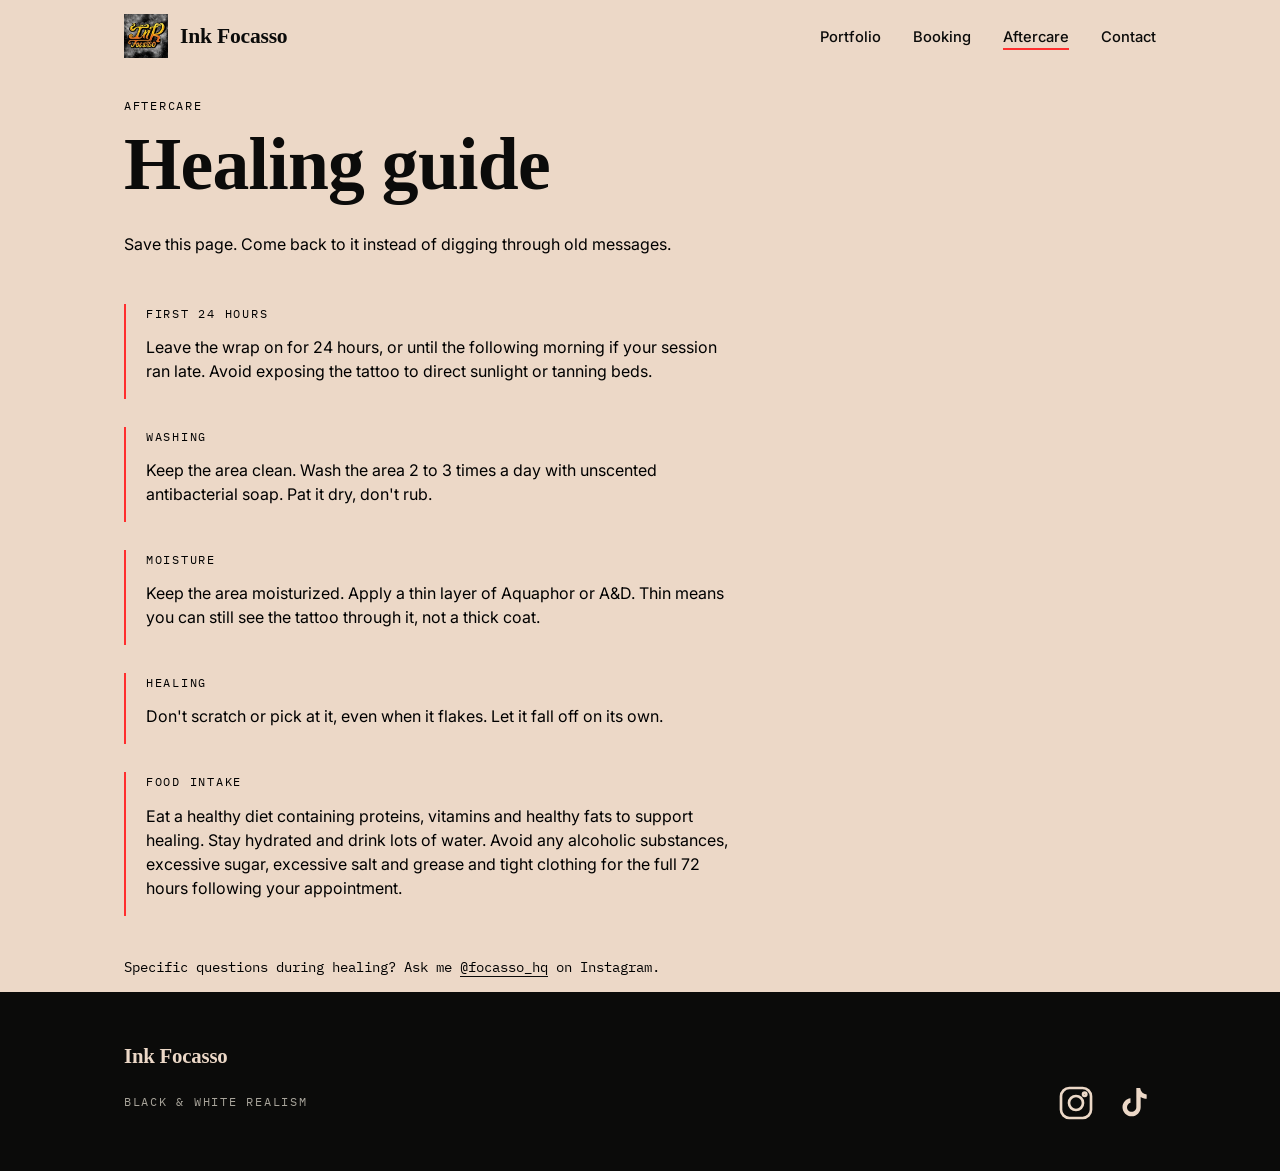
<file: ink-focasso/aftercare.html>
<!doctype html>
<html lang="en">
<head>
<meta charset="UTF-8">
<meta name="viewport" content="width=device-width, initial-scale=1.0">
<title>Aftercare — Ink_focasso</title>
<meta name="description" content="Tattoo aftercare guide from Ink_focasso.">
<link rel="preconnect" href="https://fonts.googleapis.com">
<link rel="preconnect" href="https://fonts.gstatic.com" crossorigin>
<link href="https://fonts.googleapis.com/css2?family=Bodoni+Moda:ital,wght@0,500;0,700;1,500&family=Inter:wght@400;500;600&family=IBM+Plex+Mono:wght@400;500&display=swap" rel="stylesheet">
<link rel="stylesheet" href="css/style.css">
</head>
<body>

<header class="site-header">
  <div class="wrap header-inner">
    <a class="logotype" href="index.html" id="logo-link">
      <img src="media/focasso website logo.jpg" alt="Ink Focasso Logo" class="navbar-logo">
      <span class="logo-text">Ink Focasso</span>
    </a>
    <button class="nav-toggle" id="nav-toggle" aria-expanded="false" aria-controls="nav-menu">
      <span>Menu</span>
    </button>
    <nav>
      <ul id="nav-menu" class="nav-menu">
        <li><a href="index.html#portfolio">Portfolio</a></li>
        <li><a href="booking.html">Booking</a></li>
        <li><a href="aftercare.html" aria-current="page">Aftercare</a></li>
        <li><a href="index.html#contact">Contact</a></li>
      </ul>
    </nav>
  </div>
</header>

<main class="page-header wrap">
  <p class="label-mono">Aftercare</p>
  <h1>Healing guide</h1>
  <p>Save this page. Come back to it instead of digging through old messages.</p>
</main>

<section class="aftercare wrap">
  <ol class="aftercare-steps">
    <li>
      <p class="label-mono">First 24 hours</p>
      <p>Leave the wrap on for 24 hours, or until the following morning if your session ran late. Avoid exposing the tattoo to direct sunlight or tanning beds.</p>
    </li>
    <li>
      <p class="label-mono">Washing</p>
      <p>Keep the area clean. Wash the area 2 to 3 times a day with unscented antibacterial soap. Pat it dry, don't rub.</p>
    </li>
    <li>
      <p class="label-mono">Moisture</p>
      <p>Keep the area moisturized. Apply a thin layer of Aquaphor or A&amp;D. Thin means you can still see the tattoo through it, not a thick coat.</p>
    </li>
    <li>
      <p class="label-mono">Healing</p>
      <p>Don't scratch or pick at it, even when it flakes. Let it fall off on its own.</p>
    </li>
    <li>
      <p class="label-mono">Food Intake</p>
      <p>Eat a healthy diet containing proteins, vitamins and healthy fats to support healing. Stay hydrated and drink lots of water.  
        Avoid any alcoholic substances, excessive sugar, excessive salt and grease and tight clothing for the full 72 hours following your appointment.</p>
    </li>
  </ol>
  <p class="aftercare-note">Specific questions during healing? Ask me <a href="https://instagram.com/focasso_hq" target="_blank" rel="noopener">@focasso_hq</a> on Instagram.</p>
</section>

<footer id="contact" class="site-footer">
  <div class="wrap footer-grid">
    <div>
      <p class="logotype">Ink Focasso</p>
      <p class="label-mono">Black &amp; white realism</p>
    </div>
    <div class="footer-links">
  <a href="https://instagram.com/focasso_hq" target="_blank" rel="noopener" aria-label="Instagram">
    <svg viewBox="0 0 24 24" width="40" height="40" fill="none" stroke="currentColor" stroke-width="1.6">
      <rect x="3" y="3" width="18" height="18" rx="5"/>
      <circle cx="12" cy="12" r="4.2"/>
      <circle cx="17.2" cy="6.8" r="1"/>
    </svg>
  </a>
  <a href="https://tiktok.com/@fobandzz" target="_blank" rel="noopener" aria-label="TikTok">
    <svg viewBox="0 0 24 24" width="40" height="40" fill="currentColor">
      <path d="M14.5 3c.3 2.1 1.7 3.6 3.9 3.9v2.6c-1.3 0-2.6-.4-3.6-1.1v6.1c0 3-2.4 5.5-5.4 5.5S3.9 17.5 3.9 14.5c0-2.8 2.1-5.1 4.8-5.4v2.7c-1.2.3-2.1 1.4-2.1 2.7 0 1.6 1.3 2.8 2.8 2.8s2.8-1.3 2.8-2.8V3h2.3z"/>
    </svg>
  </a>
</div>
  </div>
</footer>

<script src="js/main.js"></script>
</body>
</html>
</file>
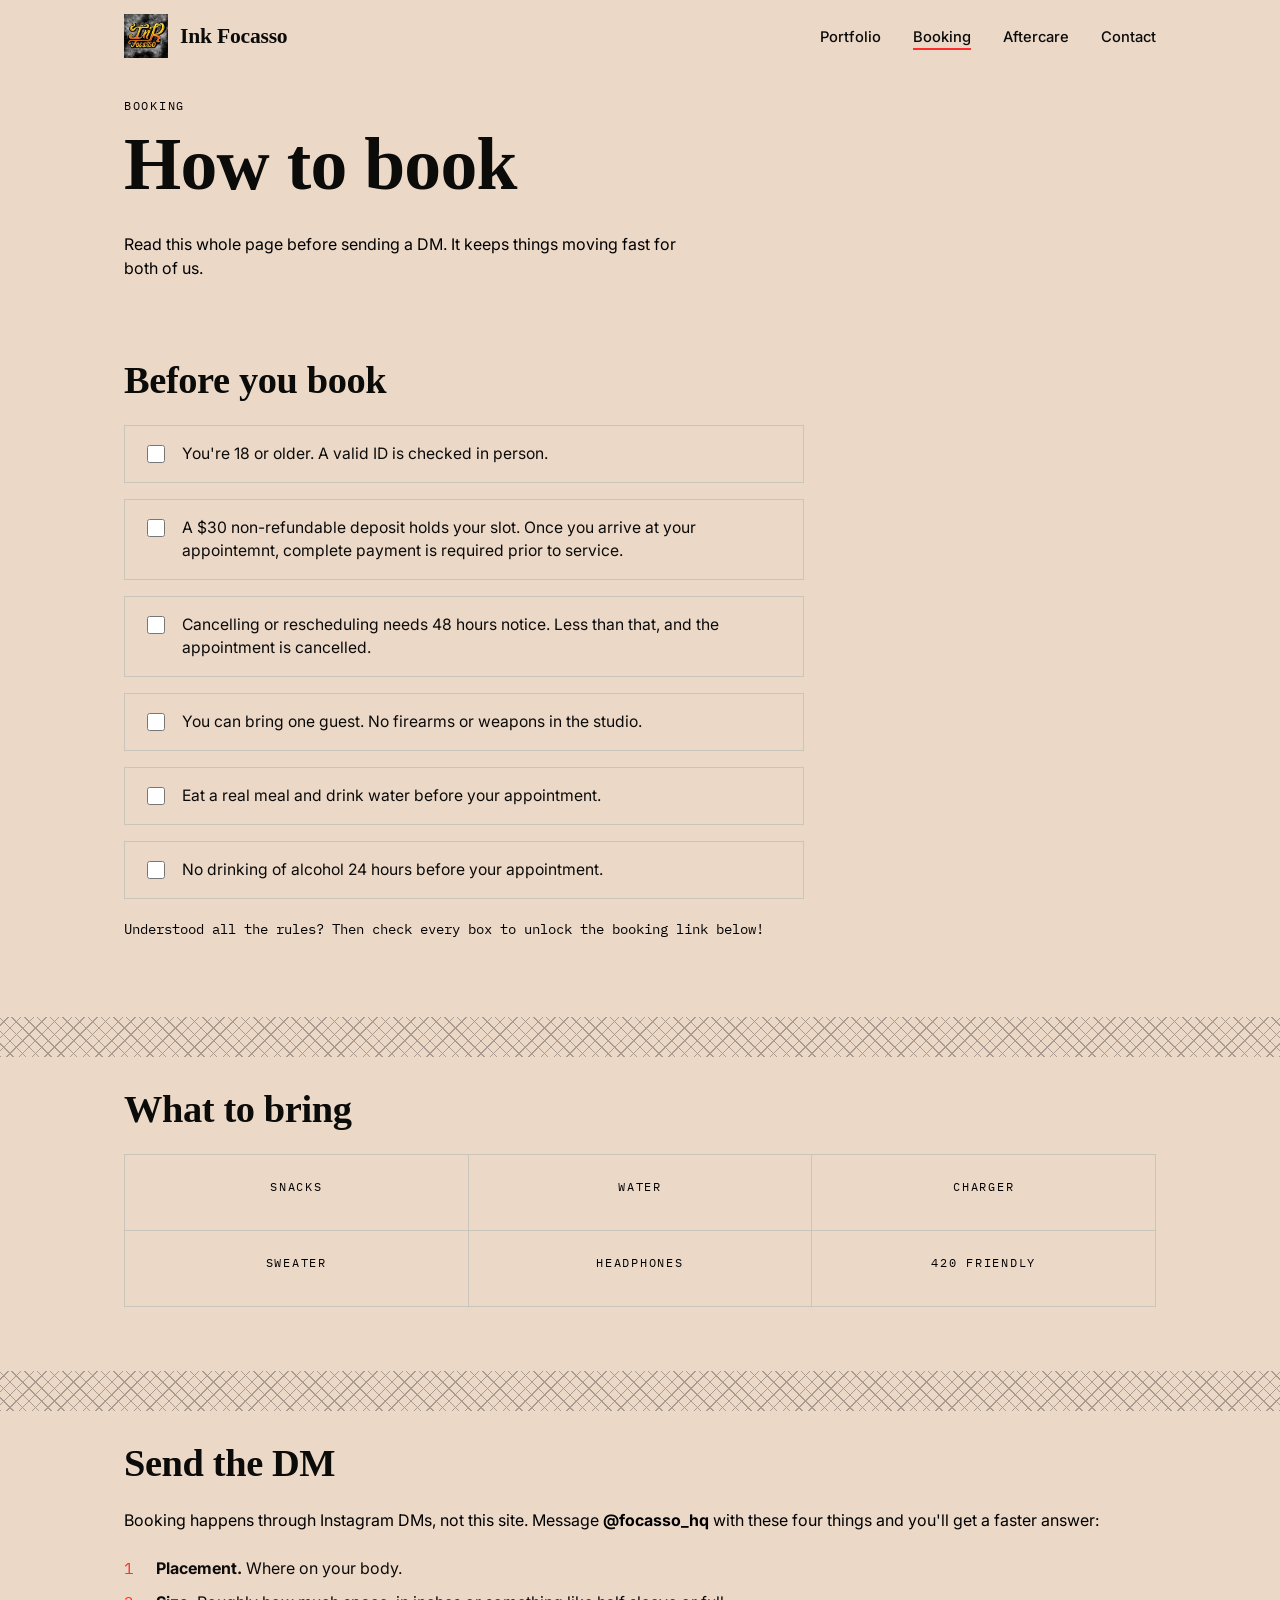
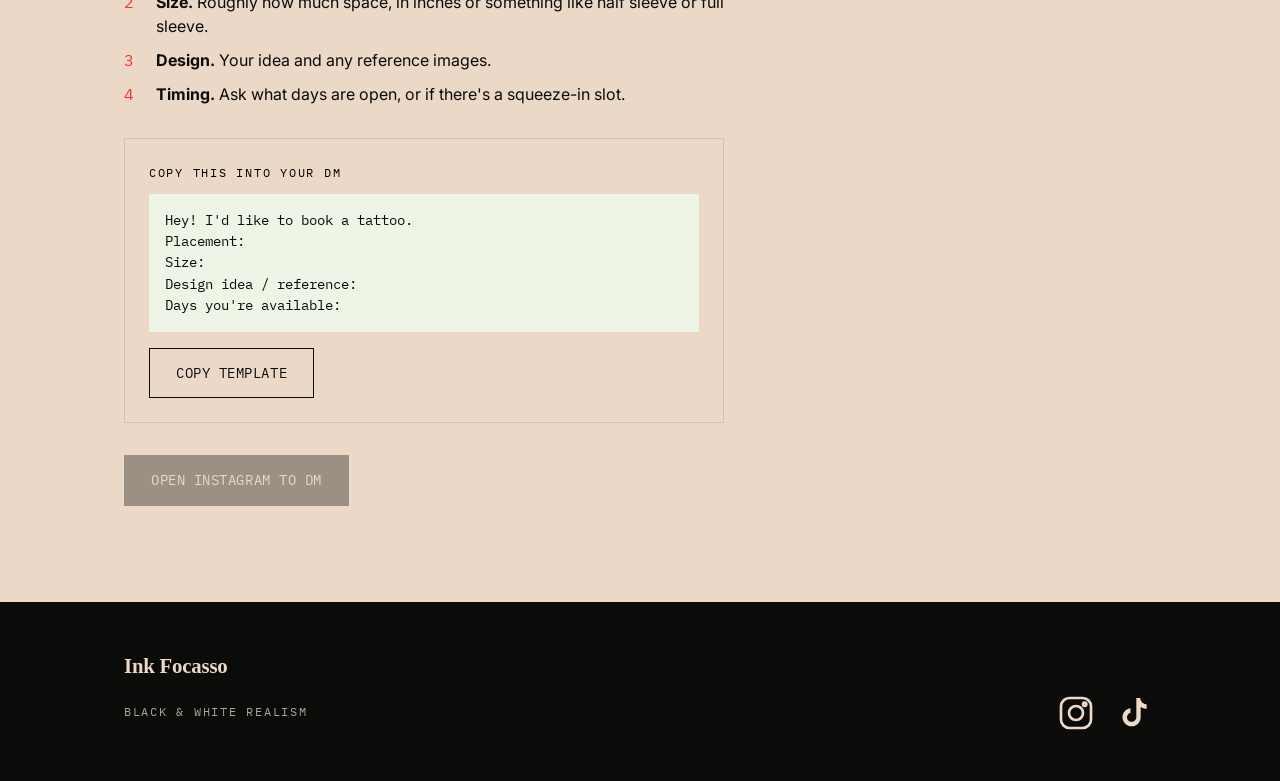
<file: ink-focasso/booking.html>
<!doctype html>
<html lang="en">
<head>
<meta charset="UTF-8">
<meta name="viewport" content="width=device-width, initial-scale=1.0">
<title>Booking — Ink Focasso</title>
<meta name="description" content="How to book a tattoo with Ink Focasso. Rules, prep, and the DM template.">
<link rel="preconnect" href="https://fonts.googleapis.com">
<link rel="preconnect" href="https://fonts.gstatic.com" crossorigin>
<link href="https://fonts.googleapis.com/css2?family=Bodoni+Moda:ital,wght@0,500;0,700;1,500&family=Inter:wght@400;500;600&family=IBM+Plex+Mono:wght@400;500&display=swap" rel="stylesheet">
<link rel="stylesheet" href="css/style.css">
</head>
<body>

<header class="site-header">
  <div class="wrap header-inner">
<a class="logotype" href="index.html" id="logo-link">
    <img src="media/focasso website logo.jpg" alt="Ink Focasso Logo" class="navbar-logo">
    <span class="logo-text">Ink Focasso</span>
</a>    <button class="nav-toggle" id="nav-toggle" aria-expanded="false" aria-controls="nav-menu">
      <span>Menu</span>
    </button>
    <nav>
      <ul id="nav-menu" class="nav-menu">
        <li><a href="index.html#portfolio">Portfolio</a></li>
        <li><a href="booking.html" aria-current="page">Booking</a></li>
        <li><a href="aftercare.html">Aftercare</a></li>
        <li><a href="index.html#contact">Contact</a></li>
      </ul>
    </nav> 
  </div>
</header>

<main class="page-header wrap">
  <p class="label-mono">Booking</p>
  <h1>How to book</h1>
  <p>Read this whole page before sending a DM. It keeps things moving fast for both of us.</p>
</main>

<section class="rules wrap" id="rules">
  <h2>Before you book</h2>
  <ul class="checklist" id="rules-checklist"> 
    
    <li>
      <label>
        <input type="checkbox" data-rule>
        <span>You're 18 or older. A valid ID is checked in person.</span>
      </label>
    </li>
    <li>
      <label>
        <input type="checkbox" data-rule>
        <span>A $30 non-refundable deposit holds your slot. Once you arrive at your appointemnt, complete payment is required prior to service.</span>
      </label>
    </li>
    <li>
      <label>
        <input type="checkbox" data-rule>
        <span>Cancelling or rescheduling needs 48 hours notice. Less than that, and the appointment is cancelled.</span>
      </label>
    </li>
    <li>
      <label>
        <input type="checkbox" data-rule>
        <span>You can bring one guest. No firearms or weapons in the studio.</span>
      </label>
    </li>
    <li>
      <label>
        <input type="checkbox" data-rule>
        <span>Eat a real meal and drink water before your appointment. </span>
      </label>
    </li>
    <li>
      <label>
        <input type="checkbox" data-rule>
        <span>No drinking of alcohol 24 hours before your appointment.</span>
      </label>
    </li>
  </ul>
  <p class="checklist-status" id="checklist-status"> Understood all the rules? Then check every box to unlock the booking link below!</p>
</section>

<div class="hatch-divider" aria-hidden="true"></div>

<section class="prep wrap">
  <h2>What to bring</h2>
  <div class="prep-grid">
    <div class="prep-item"><p class="label-mono">Snacks</p></div>
    <div class="prep-item"><p class="label-mono">Water</p></div>
    <div class="prep-item"><p class="label-mono">Charger</p></div>
    <div class="prep-item"><p class="label-mono">Sweater</p></div>
    <div class="prep-item"><p class="label-mono">Headphones</p></div>
    <div class="prep-item"><p class="label-mono"> 420 Friendly</p></div>
  </div>
</section>

<div class="hatch-divider" aria-hidden="true"></div>

<section class="dm-flow wrap" id="dm-flow">
  <h2>Send the DM</h2>
  <p>Booking happens through Instagram DMs, not this site. Message <strong>@focasso_hq</strong> with these four things and you'll get a faster answer:</p>
  <ol class="dm-steps">
    <li><strong>Placement.</strong> Where on your body.</li>
    <li><strong>Size.</strong> Roughly how much space, in inches or something like half sleeve or full sleeve.</li>
    <li><strong>Design.</strong> Your idea and any reference images.</li>
    <li><strong>Timing.</strong> Ask what days are open, or if there's a squeeze-in slot.</li>
  </ol>

  <div class="template-box">
    <p class="label-mono">Copy this into your DM</p>
    <pre id="dm-template">Hey! I'd like to book a tattoo.
Placement: 
Size: 
Design idea / reference: 
Days you're available: </pre>
    <div class="template-actions">
      <button class="btn btn-secondary" id="copy-template">Copy template</button>
      <span class="copy-status" id="copy-status" aria-live="polite"></span>
    </div>
  </div>

  <a class="btn btn-primary" id="dm-button" href="https://instagram.com/focasso_hq" target="_blank" rel="noopener">
    Open Instagram to DM
  </a>
</section>

<footer id="contact" class="site-footer">
  <div class="wrap footer-grid">
    <div>
      <p class="logotype">Ink Focasso</p>
      <p class="label-mono">Black &amp; white realism</p>
    </div>
    <div class="footer-links">
  <a href="https://instagram.com/focasso_hq" target="_blank" rel="noopener" aria-label="Instagram">
    <svg viewBox="0 0 24 24" width="40" height="40" fill="none" stroke="currentColor" stroke-width="1.6">
      <rect x="3" y="3" width="18" height="18" rx="5"/>
      <circle cx="12" cy="12" r="4.2"/>
      <circle cx="17.2" cy="6.8" r="1"/>
    </svg>
  </a>
  <a href="https://tiktok.com/@fobandzz" target="_blank" rel="noopener" aria-label="TikTok">
    <svg viewBox="0 0 24 24" width="40" height="40" fill="currentColor">
      <path d="M14.5 3c.3 2.1 1.7 3.6 3.9 3.9v2.6c-1.3 0-2.6-.4-3.6-1.1v6.1c0 3-2.4 5.5-5.4 5.5S3.9 17.5 3.9 14.5c0-2.8 2.1-5.1 4.8-5.4v2.7c-1.2.3-2.1 1.4-2.1 2.7 0 1.6 1.3 2.8 2.8 2.8s2.8-1.3 2.8-2.8V3h2.3z"/>
    </svg>
  </a>
</div>
  </div>
</footer>

<script src="js/main.js"></script>
</body>
</html>
</file>
<file: ink-focasso/css/style.css>
/* =========================================================
   INK_FOCASSO — Stylesheet
   Sections:
   1. Tokens
   2. Reset
   3. Typography
   4. Layout helpers
   5. Header / nav
   6. Hero
   7. Hatch divider (signature element)
   8. About
   9. Portfolio / gallery / lightbox
   10. CTA band + footer
   11. Booking page
   12. Aftercare page
   13. Buttons
   14. Responsive
   ========================================================= */

/* 1. Tokens ------------------------------------------------ */
:root {
  --ink: #0b0b0a;        /* near-black, warm */
  --ink-soft: #171614;
  --paper: #ecd8c7;      /* warm paper red */
  --paper-dim: #eef5e7;
  --graphite: #000000;   /* secondary text / lines */
  --hairline: #c9c5ba;   /* light borders on paper */
  --blood: #ff2e2e;      /* sparing accent: warnings, non-refundable, CTAs */
  --blood-soft: #a4453f;

  --font-display: "Fraunces", Georgia, serif;
  --font-body: "Inter", -apple-system, sans-serif;
  --font-mono: "IBM Plex Mono", monospace;  

  --wrap-width: 1080px;
}

/* 2. Reset --------------------------------------------------- */
* { box-sizing: border-box; }
html {
  scroll-behavior: smooth;
  overflow-x: hidden;
  width: 100%;
}
body {
  margin: 0;
  background: var(--paper);
  color: var(--ink);
  font-family: var(--font-body);
  line-height: 1.5;
  -webkit-font-smoothing: antialiased;
  overflow-x: hidden;
  width: 100%;
}
img, video { max-width: 100%; display: block; }
a { color: inherit; }
ul, ol { padding: 0; margin: 0; list-style: none; }
button { font: inherit; cursor: pointer; }

@media (prefers-reduced-motion: reduce) {
  html { scroll-behavior: auto; }
  * { animation-duration: 0.01ms !important; transition-duration: 0.01ms !important; }
}

:focus-visible {
  outline: 2px solid var(--blood);
  outline-offset: 3px;
}

/* 3. Typography ------------------------------------------------ */
h1, h2, h3 {
  font-family: var(--font-display);
  font-weight: 600;
  letter-spacing: -0.01em;
  margin: 0 0 0.4em;
}
h1 { font-size: clamp(2.6rem, 6vw, 4.6rem); line-height: 1.02; }
h2 { font-size: clamp(1.7rem, 3.2vw, 2.4rem); }
p { margin: 0 0 1em; color: var(--graphite); }
.hero p, .hero h1 { color: inherit; }

.eyebrow, .label-mono {
  font-family: var(--font-mono);
  font-size: 0.78rem;
  letter-spacing: 0.14em;
  text-transform: uppercase;
  color: var(--graphite);
}

code {
  font-family: var(--font-mono);
  background: var(--paper-dim);
  padding: 0.1em 0.4em;
  font-size: 0.9em;
}

/* 4. Layout helpers --------------------------------------------- */
.wrap {
  max-width: var(--wrap-width);
  margin: 0 auto;
  padding: 0 24px;
}

/* 5. Header / nav ------------------------------------------------ */
.site-header {
  position: fixed;
  top: 0;
  left: 0;
  right: 0;
  z-index: 40;
  background: var(--paper);
  border-bottom: none;
}
.header-inner {
  display: flex;
  align-items: center;
  justify-content: space-between;
  height: 72px;
  padding-right: 24px;
}
.logotype {
  font-family: var(--font-display);
  font-weight: 600;
  font-size: 1.3rem;
  letter-spacing: -0.01em;
}
#logo-link {
  display: flex;
  align-items: center;
  gap: 12px;
  text-decoration: none;
}
.navbar-logo {
  height: 44px;
  width: auto;
  display: block;
  object-fit: contain;
}
.logo-text {
  font-family: var(--font-display);
  font-weight: 600;
  font-size: 1.35rem;
  letter-spacing: -0.01em;
  color: var(--ink);
}
.nav-menu {
  display: flex;
  gap: 32px;
}
.nav-menu a {
  text-decoration: none;
  font-size: 0.92rem;
  font-weight: 500;
  border-bottom: 2px solid transparent;
  padding-bottom: 2px;
}
.nav-menu a:hover,
.nav-menu a[aria-current="page"] {
  border-bottom-color: var(--blood);
}
.nav-toggle {
  display: none;
  position: relative;
  width: 44px;
  height: 44px;
  background: none;
  border: none;
  padding: 0;
  font-size: 0;
  color: transparent;
  cursor: pointer;
  appearance: none;
  -webkit-appearance: none;
  margin-left: auto;
}
.nav-toggle::before,
.nav-toggle::after,
.nav-toggle span {
  content: "";
  position: absolute;
  left: 8px;
  right: 8px;
  height: 2px;
  background: var(--ink);
  transition: transform 0.2s ease, opacity 0.2s ease;
}
.nav-toggle::before { top: 15px; }
.nav-toggle span { top: 21px; }
.nav-toggle::after { top: 27px; }

.nav-toggle[aria-expanded="true"]::before {
  transform: translateY(6px) rotate(45deg);
}
.nav-toggle[aria-expanded="true"]::after {
  transform: translateY(-6px) rotate(-45deg);
}
.nav-toggle[aria-expanded="true"] span {
  opacity: 0;
}

/* 6. Hero --------------------------------------------------------- */
.hero {
  position: relative;
  min-height: 80vh;
  display: flex;
  align-items: flex-end;
  background: var(--ink);
  color: #ffffff;
  overflow: hidden;
  padding-top: 96px;
}
.hero-media {
  position: absolute;
  inset: 0;
  /* Updated with your "focasso portfolio.PNG" image */
  background: url("../media/focasso portfolio.PNG") center 27% /cover no-repeat;
}

.hero-overlay {
  position: absolute;
  inset: 0;
  background: linear-gradient(180deg, rgba(11,11,10,0) 30%, rgba(11,11,10,0.9) 100%);
}

.hero-content {
  position: relative;
  padding-bottom: 72px;
  padding-top: 140px;
}
.hero h1 {
  font-optical-sizing: auto;
  font-weight: 600;
  font-style: italic;
}
.hero .eyebrow { color: #c9c5ba; }
.hero-sub {
  max-width: 46ch;
  color: #d8d5cc;
  font-size: 1.05rem;
}

/* 7. Hatch divider — signature element ----------------------------
   Cross-hatch pattern, referencing the shading technique used in
   black and white realism tattooing. Used as a section divider
   throughout the site, always in the graphite tone. */
.hatch-divider {
  height: 40px;
  background-image:
    repeating-linear-gradient(45deg, var(--graphite) 0, var(--graphite) 1px, transparent 1px, transparent 9px),
    repeating-linear-gradient(-45deg, var(--graphite) 0, var(--graphite) 1px, transparent 1px, transparent 9px);
  opacity: 0.28;
}

/* 8. About --------------------------------------------------------- */
.about { padding: 120px 24px; }
.about-grid {
  display: flex;
  flex-direction: column;
  gap: 32px;
}
.about-photo img {
  width: 100%;
  height: auto;
  object-fit: contain;
  max-width: 500px;
}
.about-copy p { max-width: 62ch; font-size: 1.05rem; }
.socials {
  display: flex;
  gap: 24px;
  font-family: var(--font-mono);
  font-size: 0.85rem;
  margin-top: 24px;
}
.socials a {
  text-decoration: none;
  border-bottom: 1px solid var(--ink);
  white-space: nowrap;
}
/* 9. Portfolio / gallery / lightbox --------------------------------- */
.portfolio { padding: 88px 24px; }
.section-note { max-width: 60ch; }
.gallery {
  display: grid;
  grid-template-columns: repeat(3, 1fr);
  gap: 4px;
  margin-top: 32px;
}
.gallery-empty {
  grid-column: 1 / -1;
  border: 1px dashed var(--hairline);
  padding: 40px;
  text-align: center;
}
.gallery-item {
  position: relative;
  aspect-ratio: 4 / 5;
  background: var(--ink);
  overflow: hidden;
  cursor: pointer;
  border: none;
  padding: 0;
}
.gallery-item img,
.gallery-item video {
  width: 100%;
  height: 100%;
  object-fit: cover;
  transition: transform 0.4s ease;
}
.gallery-item:hover img,
.gallery-item:hover video { transform: scale(1.04); }
.gallery-item .badge {
  position: absolute;
  top: 8px;
  right: 8px;
  font-family: var(--font-mono);
  font-size: 0.65rem;
  color: var(--paper);
  background: rgba(11,11,10,0.7);
  padding: 2px 6px;
  letter-spacing: 0.08em;
  text-transform: uppercase;
}

.lightbox {
  position: fixed;
  inset: 0;
  background: rgba(11,11,10,0.94);
  z-index: 100;
  display: flex;
  align-items: center;
  justify-content: center;
  padding: 40px;
}
.lightbox[hidden] { display: none; }
.lightbox-content img,
.lightbox-content video {
  max-height: 86vh;
  max-width: 90vw;
}
.lightbox-close {
  position: absolute;
  top: 24px;
  right: 32px;
  background: none;
  border: none;
  color: var(--paper);
  font-size: 2rem;
  line-height: 1;
}

/* 10. CTA band + footer --------------------------------------------- */
.cta-band {
  padding: 88px 24px;
  text-align: center;
}
.cta-band p { max-width: 46ch; margin-left: auto; margin-right: auto; }

.site-footer {
  background: var(--ink);
  color: var(--paper);
  padding: 48px 24px;
}
.footer-grid {
  display: flex;
  justify-content: space-between;
  align-items: flex-end;
  flex-wrap: wrap;
  gap: 24px;
}
.site-footer .logotype { color: var(--paper); }
.site-footer .label-mono { color: #a8a49a; }
.footer-links {
  display: flex;
  gap: 20px;
  align-items: center;
}
.footer-links a {
  display: inline-flex;
  color: var(--paper);
}
.footer-links a:hover { color: var(--blood-soft); }

/* 11. Booking page ---------------------------------------------------- */
.page-header {
  padding: 96px 24px 32px;
}
.page-header p:last-child { max-width: 58ch; }

.rules { padding: 24px 24px 64px; }
.checklist { display: flex; flex-direction: column; gap: 16px; max-width: 68ch; }
.checklist li {
  border: 1px solid var(--hairline);
  padding: 16px 18px;
}
.checklist label {
  display: flex;
  gap: 14px;
  align-items: flex-start;
  cursor: pointer;
}
.checklist input[type="checkbox"] {
  margin-top: 3px;
  width: 18px;
  height: 18px;
  accent-color: var(--blood);
  flex-shrink: 0;
}
.checklist span { font-size: 0.98rem; }
.checklist-status {
  font-family: var(--font-mono);
  font-size: 0.85rem;
  margin-top: 20px;
}
.checklist-status.is-complete { color: var(--blood); }

.prep { padding: 24px 24px 64px; }
.prep-grid {
  display: grid;
  grid-template-columns: repeat(3, 1fr);
  gap: 1px;
  background: var(--hairline);
  border: 1px solid var(--hairline);
}
.prep-item {
  background: var(--paper);
  padding: 22px 12px;
  text-align: center;
}

.dm-flow { padding: 24px 24px 96px; }
.dm-steps { display: flex; flex-direction: column; gap: 10px; margin: 24px 0 32px; max-width: 60ch; counter-reset: step; }
.dm-steps li {
  counter-increment: step;
  padding-left: 32px;
  position: relative;
}
.dm-steps li::before {
  content: counter(step);
  position: absolute;
  left: 0;
  font-family: var(--font-mono);
  color: var(--blood);
}

.template-box {
  border: 1px solid var(--hairline);
  padding: 24px;
  max-width: 60ch;
  margin-bottom: 32px;
}
.template-box pre {
  font-family: var(--font-mono);
  font-size: 0.88rem;
  white-space: pre-wrap;
  background: var(--paper-dim);
  padding: 16px;
  margin: 12px 0 16px;
}
.template-actions { display: flex; align-items: center; gap: 16px; }
.copy-status { font-family: var(--font-mono); font-size: 0.8rem; color: var(--blood); }

/* 12. Aftercare page ---------------------------------------------------- */
.page-header {
  padding: 96px 24px 32px;
}
.aftercare-steps {
  display: flex;
  flex-direction: column;
  gap: 28px;
  max-width: 62ch;
}
.aftercare-steps li { border-left: 2px solid var(--blood); padding-left: 20px; }
.aftercare-note { margin-top: 40px; font-family: var(--font-mono); font-size: 0.9rem; }
.aftercare-note a { border-bottom: 1px solid var(--ink); text-decoration: none; }

/* 13. Buttons ------------------------------------------------------------ */
.btn {
  display: inline-block;
  font-family: var(--font-mono);
  font-size: 0.85rem;
  letter-spacing: 0.04em;
  text-transform: uppercase;
  text-decoration: none;
  padding: 14px 26px;
  border: 1px solid currentColor;
  transition: background 0.2s ease, color 0.2s ease;
}
.btn-primary {
  background: var(--ink);
  color: var(--paper);
  border-color: var(--ink);
}
.hero .btn-primary {
  background: var(--paper);
  color: var(--ink);
  border-color: var(--paper);
}
.btn-primary:hover { background: var(--blood); border-color: var(--blood); color: var(--paper); }
.btn-secondary {
  background: transparent;
  color: var(--ink);
  border-color: var(--ink);
}
.btn-secondary:hover { background: var(--ink); color: var(--paper); }
.btn[aria-disabled="true"] {
  opacity: 0.35;
  pointer-events: none;
}
/* 14. Toast message ------------------------------------------------------- */
.proximity-toast {
  position: fixed;
  bottom: 24px;
  right: 24px;
  z-index: 2000;
  display: flex;
  align-items: center;
  gap: 16px;
  background: var(--ink);
  color: var(--paper);
  padding: 14px 18px;
  max-width: 340px;
  border: 1px solid var(--blood);
  font-family: var(--font-mono);
  font-size: 0.85rem;
  transform: translateY(120%);
  opacity: 0;
  transition: transform 0.4s ease, opacity 0.4s ease;
}
.proximity-toast.is-visible {
  transform: translateY(0);
  opacity: 1;
}
.proximity-toast p { margin: 0; color: var(--paper); }
.proximity-toast strong { color: var(--blood-soft); }
.toast-close {
  background: none;
  border: none;
  color: var(--paper);
  font-size: 1.3rem;
  line-height: 1;
  flex-shrink: 0;
}

/* 15. Responsive ------------------------------------------------------------ */
@media (max-width: 780px) {
  .about-grid { grid-template-columns: 1fr; gap: 24px; }
  .about-photo img { aspect-ratio: 16 / 10; }
  .gallery { grid-template-columns: repeat(2, 1fr); }
  .prep-grid { grid-template-columns: repeat(2, 1fr); }
  .footer-grid { flex-direction: column; align-items: flex-start; }
}

@media (max-width: 620px) {
  .proximity-toast {
    right: 16px;
    left: 16px;
    max-width: none;
  }
}
@media (max-width: 620px) {
  .nav-toggle { display: block; }
  .nav-menu {
    display: none;
    position: absolute;
    top: 72px;
    left: 0;
    right: 0;
    background: var(--paper);
    border-bottom: 1px solid var(--hairline);
    flex-direction: column;
    gap: 0;
    padding: 8px 24px 16px;
  }
  .nav-menu.is-open { display: flex; }
  .nav-menu li { padding: 12px 0; border-bottom: 1px solid var(--hairline); }
  .nav-menu li:last-child { border-bottom: none; }
  .gallery { grid-template-columns: repeat(2, 1fr); }
}
</file>
